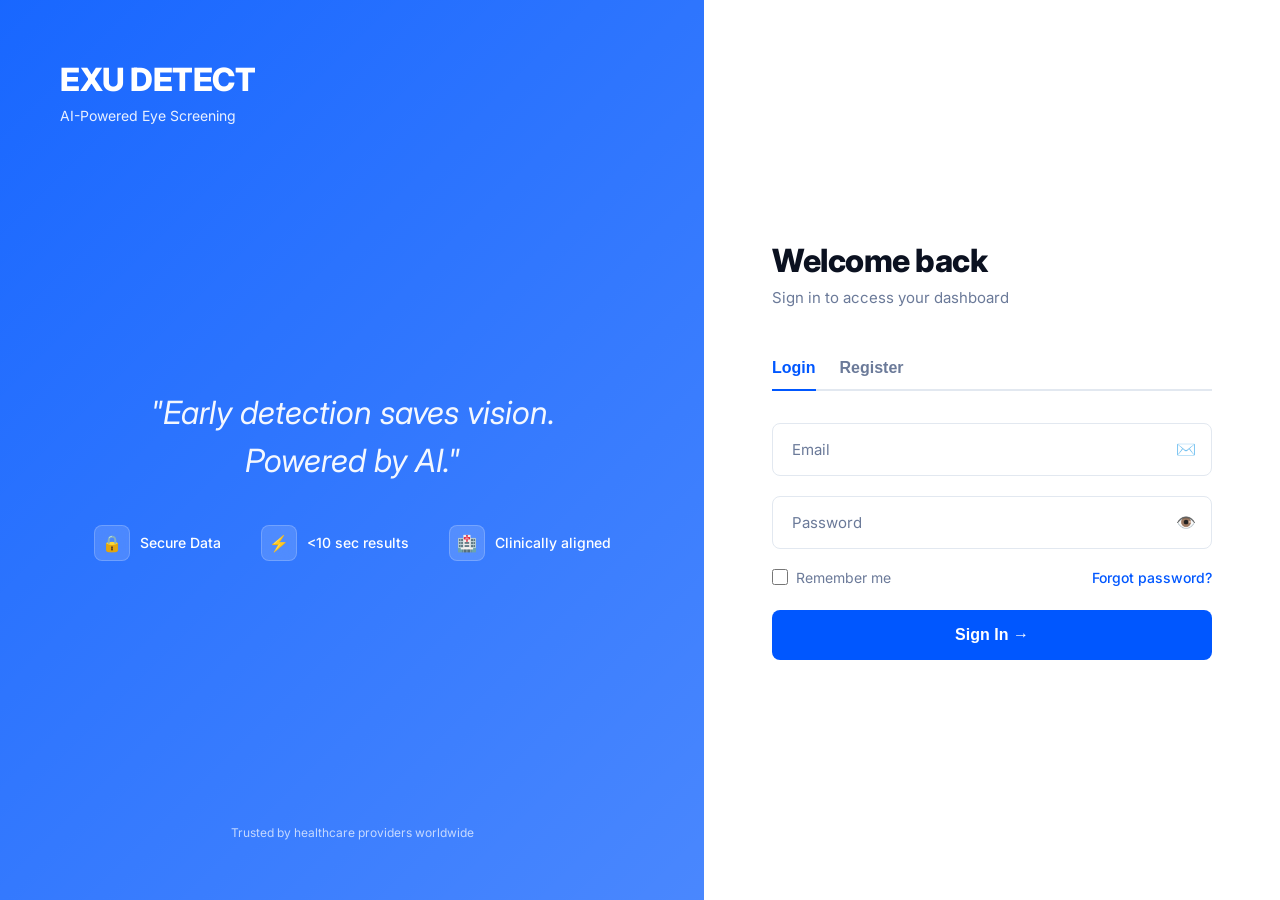
<file: templates/auth/login.html>
<!DOCTYPE html>
<html lang="en">
<head>
    <meta charset="UTF-8">
    <meta name="viewport" content="width=device-width, initial-scale=1.0">
    <title>Login — EXU DETECT</title>
    <link href="https://fonts.googleapis.com/css2?family=Inter:wght@400;500;600;700;800&family=DM+Mono&display=swap" rel="stylesheet">
    <style>
        :root {
            --bg-light: #F7F9FC;
            --bg-dark: #0B1120;
            --primary: #0057FF;
            --secondary: #00C896;
            --danger: #FF3B3B;
            --warning: #F5A623;
            --text-primary: #0B1120;
            --text-muted: #6B7A99;
            --border: #E2E8F0;
            --card-bg: #FFFFFF;
        }

        * { margin: 0; padding: 0; box-sizing: border-box; }

        body {
            font-family: 'Inter', sans-serif;
            background: var(--bg-light);
            color: var(--text-primary);
            min-height: 100vh;
            display: flex;
        }

        .auth-container {
            display: flex;
            min-height: 100vh;
            width: 100%;
        }

        /* Left Panel - Medical Imagery */
        .left-panel {
            flex: 0 0 55%;
            background: linear-gradient(135deg, rgba(0, 87, 255, 0.9), rgba(0, 87, 255, 0.7)),
                        url('https://images.prismic.io/retina-ai-website/91b84e37-f247-41c2-8189-efc858a24f1b_Screen+Shot+2022-02-09+at+09.52.13.png?auto=compress,format') center/cover;
            color: #fff;
            display: flex;
            flex-direction: column;
            justify-content: space-between;
            padding: 60px;
            position: relative;
        }

        .brand {
            position: relative;
            z-index: 1;
        }

        .brand h1 {
            font-size: 32px;
            font-weight: 800;
            letter-spacing: -0.5px;
            margin-bottom: 8px;
        }

        .brand p {
            opacity: 0.9;
            font-size: 14px;
        }

        .center-content {
            position: relative;
            z-index: 1;
            text-align: center;
        }

        .center-content blockquote {
            font-size: clamp(24px, 3vw, 32px);
            font-weight: 400;
            font-style: italic;
            line-height: 1.5;
            opacity: 0.95;
            max-width: 500px;
            margin: 0 auto 40px;
        }

        .trust-badges {
            display: flex;
            justify-content: center;
            gap: 40px;
            flex-wrap: wrap;
        }

        .badge {
            display: flex;
            align-items: center;
            gap: 10px;
            font-size: 14px;
            font-weight: 500;
        }

        .badge-icon {
            width: 36px;
            height: 36px;
            background: rgba(255, 255, 255, 0.15);
            backdrop-filter: blur(10px);
            border: 1px solid rgba(255, 255, 255, 0.2);
            border-radius: 8px;
            display: flex;
            align-items: center;
            justify-content: center;
            font-size: 16px;
        }

        .bottom-text {
            position: relative;
            z-index: 1;
            font-size: 12px;
            opacity: 0.7;
            text-align: center;
        }

        /* Right Panel - Form */
        .right-panel {
            flex: 0 0 45%;
            background: var(--card-bg);
            display: flex;
            align-items: center;
            justify-content: center;
            padding: 60px;
        }

        .auth-form-container {
            width: 100%;
            max-width: 440px;
        }

        .form-header {
            margin-bottom: 40px;
        }

        .form-header h2 {
            font-size: 32px;
            font-weight: 800;
            letter-spacing: -0.5px;
            margin-bottom: 8px;
        }

        .form-header p {
            color: var(--text-muted);
            font-size: 15px;
        }

        .tab-switcher {
            display: flex;
            gap: 24px;
            margin-bottom: 32px;
            border-bottom: 2px solid var(--border);
        }

        .tab-btn {
            background: none;
            border: none;
            padding: 12px 0;
            font-size: 16px;
            font-weight: 600;
            color: var(--text-muted);
            cursor: pointer;
            position: relative;
            transition: color 200ms ease-in-out;
        }

        .tab-btn:hover {
            color: var(--text-primary);
        }

        .tab-btn.active {
            color: var(--primary);
        }

        .tab-btn.active::after {
            content: '';
            position: absolute;
            bottom: -2px;
            left: 0;
            right: 0;
            height: 2px;
            background: var(--primary);
        }

        .form-container {
            display: none;
        }

        .form-container.active {
            display: block;
            animation: fadeIn 200ms ease-in-out;
        }

        @keyframes fadeIn {
            from { opacity: 0; transform: translateY(10px); }
            to { opacity: 1; transform: translateY(0); }
        }

        .form-group {
            position: relative;
            margin-bottom: 20px;
        }

        .form-group input {
            width: 100%;
            padding: 16px;
            border: 1px solid var(--border);
            border-radius: 8px;
            font-size: 15px;
            font-family: 'Inter', sans-serif;
            transition: all 200ms ease-in-out;
            background: var(--card-bg);
        }

        .form-group input:focus {
            outline: none;
            border-color: var(--primary);
            box-shadow: 0 0 0 3px rgba(0, 87, 255, 0.1);
        }

        .form-group input.error {
            border-color: var(--danger);
            animation: shake 400ms ease-in-out;
        }

        @keyframes shake {
            0%, 100% { transform: translateX(0); }
            25% { transform: translateX(-8px); }
            75% { transform: translateX(8px); }
        }

        .form-group label {
            position: absolute;
            left: 16px;
            top: 50%;
            transform: translateY(-50%);
            color: var(--text-muted);
            font-size: 15px;
            pointer-events: none;
            transition: all 200ms ease-in-out;
            background: var(--card-bg);
            padding: 0 4px;
        }

        .form-group input:focus ~ label,
        .form-group input:not(:placeholder-shown) ~ label {
            top: 0;
            font-size: 12px;
            color: var(--primary);
            font-weight: 500;
        }

        .input-icon {
            position: absolute;
            right: 16px;
            top: 50%;
            transform: translateY(-50%);
            color: var(--text-muted);
            pointer-events: none;
        }

        .password-toggle {
            pointer-events: all;
            cursor: pointer;
            transition: color 200ms ease-in-out;
        }

        .password-toggle:hover {
            color: var(--primary);
        }

        .error-text {
            color: var(--danger);
            font-size: 13px;
            margin-top: 6px;
            display: none;
        }

        .error-text.show {
            display: block;
        }

        .form-options {
            display: flex;
            justify-content: space-between;
            align-items: center;
            margin-bottom: 24px;
            font-size: 14px;
        }

        .checkbox-label {
            display: flex;
            align-items: center;
            gap: 8px;
            cursor: pointer;
            color: var(--text-muted);
        }

        .checkbox-label input[type="checkbox"] {
            width: 16px;
            height: 16px;
            cursor: pointer;
            accent-color: var(--primary);
        }

        .forgot-link {
            color: var(--primary);
            text-decoration: none;
            font-weight: 500;
            transition: color 200ms ease-in-out;
        }

        .forgot-link:hover {
            color: #0044cc;
        }

        .submit-btn {
            width: 100%;
            padding: 16px;
            background: var(--primary);
            color: #fff;
            border: none;
            border-radius: 8px;
            font-size: 16px;
            font-weight: 600;
            cursor: pointer;
            transition: all 200ms ease-in-out;
            display: flex;
            align-items: center;
            justify-content: center;
            gap: 8px;
        }

        .submit-btn:hover:not(:disabled) {
            background: #0044cc;
            transform: translateY(-2px);
            box-shadow: 0 4px 12px rgba(0, 87, 255, 0.3);
        }

        .submit-btn:disabled {
            opacity: 0.6;
            cursor: not-allowed;
        }

        .submit-btn .spinner {
            display: none;
            width: 20px;
            height: 20px;
            border: 2px solid rgba(255, 255, 255, 0.3);
            border-top-color: #fff;
            border-radius: 50%;
            animation: spin 600ms linear infinite;
        }

        .submit-btn.loading .spinner {
            display: block;
        }

        .submit-btn.loading .btn-text {
            display: none;
        }

        @keyframes spin {
            to { transform: rotate(360deg); }
        }

        .submit-btn .success-icon {
            display: none;
            font-size: 20px;
        }

        .submit-btn.success .success-icon {
            display: block;
        }

        /* Mobile */
        @media (max-width: 1024px) {
            .left-panel {
                display: none;
            }

            .right-panel {
                flex: 1;
                padding: 40px 20px;
            }
        }
    </style>
</head>
<body>
    <div class="auth-container">
        <!-- Left Panel -->
        <div class="left-panel">
            <div class="brand">
                <h1>EXU DETECT</h1>
                <p>AI-Powered Eye Screening</p>
            </div>

            <div class="center-content">
                <blockquote>"Early detection saves vision. Powered by AI."</blockquote>
                <div class="trust-badges">
                    <div class="badge">
                        <div class="badge-icon">🔒</div>
                        <span>Secure Data</span>
                    </div>
                    <div class="badge">
                        <div class="badge-icon">⚡</div>
                        <span>&lt;10 sec results</span>
                    </div>
                    <div class="badge">
                        <div class="badge-icon">🏥</div>
                        <span>Clinically aligned</span>
                    </div>
                </div>
            </div>

            <div class="bottom-text">
                Trusted by healthcare providers worldwide
            </div>
        </div>

        <!-- Right Panel -->
        <div class="right-panel">
            <div class="auth-form-container">
                <div class="form-header">
                    <h2>Welcome back</h2>
                    <p>Sign in to access your dashboard</p>
                </div>

                <!-- Tab Switcher -->
                <div class="tab-switcher">
                    <button class="tab-btn active" data-tab="login">Login</button>
                    <button class="tab-btn" data-tab="register">Register</button>
                </div>

                <!-- Login Form -->
                <div id="login-form" class="form-container active">
                    <form onsubmit="handleLogin(event)">
                        <div class="form-group">
                            <input type="email" id="login-email" placeholder=" " required aria-label="Email address">
                            <label for="login-email">Email</label>
                            <span class="input-icon">✉️</span>
                            <div class="error-text" id="login-email-error">Invalid email address</div>
                        </div>

                        <div class="form-group">
                            <input type="password" id="login-password" placeholder=" " required aria-label="Password">
                            <label for="login-password">Password</label>
                            <span class="input-icon password-toggle" onclick="togglePassword('login-password', this)">👁️</span>
                            <div class="error-text" id="login-password-error">Password is required</div>
                        </div>

                        <div class="form-options">
                            <label class="checkbox-label">
                                <input type="checkbox" id="remember-me">
                                <span>Remember me</span>
                            </label>
                            <a href="#" class="forgot-link">Forgot password?</a>
                        </div>

                        <button type="submit" class="submit-btn" id="login-btn">
                            <span class="btn-text">Sign In →</span>
                            <div class="spinner"></div>
                            <span class="success-icon">✓</span>
                        </button>
                    </form>
                </div>

                <!-- Register Form -->
                <div id="register-form" class="form-container">
                    <form onsubmit="handleRegister(event)">
                        <div class="form-group">
                            <input type="text" id="register-name" placeholder=" " required aria-label="Full name">
                            <label for="register-name">Full Name</label>
                            <div class="error-text" id="register-name-error">Name is required</div>
                        </div>

                        <div class="form-group">
                            <input type="email" id="register-email" placeholder=" " required aria-label="Email address">
                            <label for="register-email">Email</label>
                            <span class="input-icon">✉️</span>
                            <div class="error-text" id="register-email-error">Invalid email address</div>
                        </div>

                        <div class="form-group">
                            <input type="password" id="register-password" placeholder=" " required aria-label="Password">
                            <label for="register-password">Password</label>
                            <span class="input-icon password-toggle" onclick="togglePassword('register-password', this)">👁️</span>
                            <div class="error-text" id="register-password-error">Password must be at least 6 characters</div>
                        </div>

                        <div class="form-group">
                            <input type="password" id="register-confirm" placeholder=" " required aria-label="Confirm password">
                            <label for="register-confirm">Confirm Password</label>
                            <span class="input-icon password-toggle" onclick="togglePassword('register-confirm', this)">👁️</span>
                            <div class="error-text" id="register-confirm-error">Passwords do not match</div>
                        </div>

                        <button type="submit" class="submit-btn" id="register-btn">
                            <span class="btn-text">Create Account →</span>
                            <div class="spinner"></div>
                            <span class="success-icon">✓</span>
                        </button>
                    </form>
                </div>
            </div>
        </div>
    </div>

    <script>
        // Tab switching
        document.querySelectorAll('.tab-btn').forEach(btn => {
            btn.addEventListener('click', () => {
                document.querySelectorAll('.tab-btn').forEach(b => b.classList.remove('active'));
                document.querySelectorAll('.form-container').forEach(f => f.classList.remove('active'));
                btn.classList.add('active');
                document.getElementById(btn.dataset.tab + '-form').classList.add('active');
            });
        });

        // Password toggle
        function togglePassword(inputId, icon) {
            const input = document.getElementById(inputId);
            if (input.type === 'password') {
                input.type = 'text';
                icon.textContent = '🙈';
            } else {
                input.type = 'password';
                icon.textContent = '👁️';
            }
        }

        // Show field error
        function showFieldError(fieldId, errorId, message) {
            const field = document.getElementById(fieldId);
            const error = document.getElementById(errorId);
            field.classList.add('error');
            error.textContent = message;
            error.classList.add('show');
        }

        function clearFieldError(fieldId, errorId) {
            const field = document.getElementById(fieldId);
            const error = document.getElementById(errorId);
            field.classList.remove('error');
            error.classList.remove('show');
        }

        // Handle Login
        async function handleLogin(e) {
            e.preventDefault();
            const email = document.getElementById('login-email').value;
            const password = document.getElementById('login-password').value;
            const btn = document.getElementById('login-btn');
            clearFieldError('login-email', 'login-email-error');
            clearFieldError('login-password', 'login-password-error');
            if (!email || !email.includes('@')) {
                showFieldError('login-email', 'login-email-error', 'Please enter a valid email');
                return;
            }
            if (!password) {
                showFieldError('login-password', 'login-password-error', 'Password is required');
                return;
            }
            btn.classList.add('loading');
            btn.disabled = true;
            try {
                const res = await fetch('/api/login', {
                    method: 'POST',
                    headers: { 'Content-Type': 'application/json' },
                    body: JSON.stringify({ email, password })
                });
                const data = await res.json();
                if (data.message) {
                    btn.classList.remove('loading');
                    btn.classList.add('success');
                    setTimeout(() => {
                        window.location.href = '/dashboard';
                    }, 800);
                } else {
                    btn.classList.remove('loading');
                    btn.disabled = false;
                    showFieldError('login-email', 'login-email-error', data.error || 'Login failed');
                }
            } catch (err) {
                btn.classList.remove('loading');
                btn.disabled = false;
                showFieldError('login-email', 'login-email-error', 'Connection error. Please try again.');
            }
        }

        // Handle Register
        async function handleRegister(e) {
            e.preventDefault();
            const full_name = document.getElementById('register-name').value;
            const email = document.getElementById('register-email').value;
            const password = document.getElementById('register-password').value;
            const confirm = document.getElementById('register-confirm').value;
            const btn = document.getElementById('register-btn');
            ['register-name', 'register-email', 'register-password', 'register-confirm'].forEach((id, i) => {
                clearFieldError(id, ['register-name-error', 'register-email-error', 'register-password-error', 'register-confirm-error'][i]);
            });
            let hasError = false;
            if (!full_name.trim()) {
                showFieldError('register-name', 'register-name-error', 'Name is required');
                hasError = true;
            }
            if (!email || !email.includes('@')) {
                showFieldError('register-email', 'register-email-error', 'Please enter a valid email');
                hasError = true;
            }
            if (password.length < 6) {
                showFieldError('register-password', 'register-password-error', 'Password must be at least 6 characters');
                hasError = true;
            }
            if (password !== confirm) {
                showFieldError('register-confirm', 'register-confirm-error', 'Passwords do not match');
                hasError = true;
            }
            if (hasError) return;
            btn.classList.add('loading');
            btn.disabled = true;
            try {
                const res = await fetch('/api/register', {
                    method: 'POST',
                    headers: { 'Content-Type': 'application/json' },
                    body: JSON.stringify({ full_name, email, password })
                });
                const data = await res.json();
                if (data.message) {
                    btn.classList.remove('loading');
                    btn.classList.add('success');
                    setTimeout(() => {
                        document.querySelector('[data-tab="login"]').click();
                        btn.classList.remove('success');
                        btn.disabled = false;
                        e.target.reset();
                    }, 1000);
                } else {
                    btn.classList.remove('loading');
                    btn.disabled = false;
                    showFieldError('register-email', 'register-email-error', data.error || 'Registration failed');
                }
            } catch (err) {
                btn.classList.remove('loading');
                btn.disabled = false;
                showFieldError('register-email', 'register-email-error', 'Connection error. Please try again.');
            }
        }
    </script>
</body>
</html>
</file>
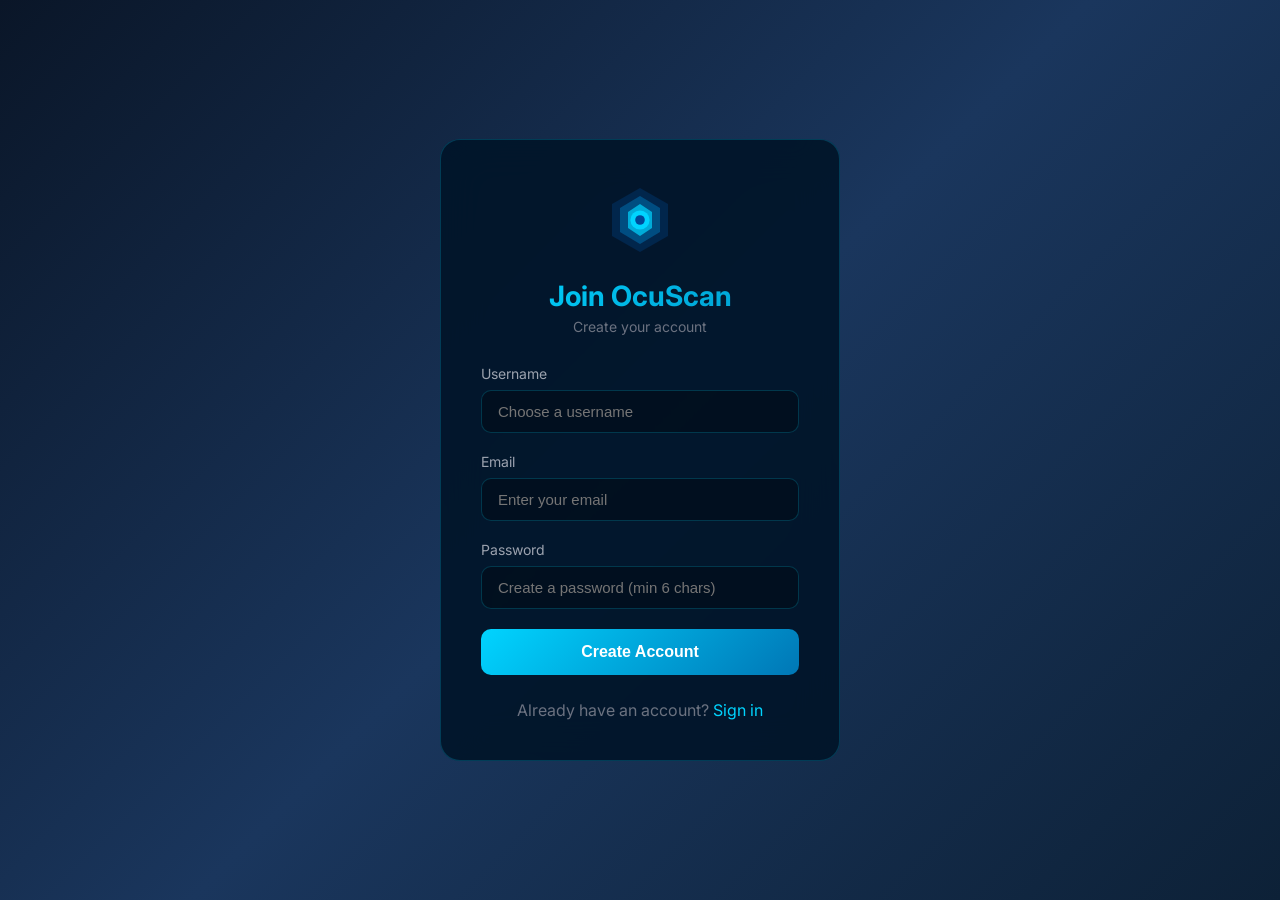
<file: templates/auth/signup.html>
<!DOCTYPE html>
<html lang="en">
<head>
    <meta charset="UTF-8">
    <meta name="viewport" content="width=device-width, initial-scale=1.0">
    <title>OcuScan - Create Account</title>
    <link href="https://fonts.googleapis.com/css2?family=Inter:wght@300;400;500;600;700&display=swap" rel="stylesheet">
    <style>
        * { margin: 0; padding: 0; box-sizing: border-box; }
        body {
            font-family: 'Inter', sans-serif;
            background: linear-gradient(135deg, #0a1628 0%, #1a365d 50%, #0d2137 100%);
            min-height: 100vh;
        }
        .auth-container {
            min-height: 100vh;
            display: flex;
            align-items: center;
            justify-content: center;
            padding: 20px;
        }
        .auth-card {
            background: rgba(0, 20, 40, 0.9);
            border: 1px solid rgba(0, 212, 255, 0.2);
            border-radius: 20px;
            padding: 40px;
            width: 100%;
            max-width: 400px;
            backdrop-filter: blur(20px);
        }
        .auth-logo {
            text-align: center;
            margin-bottom: 30px;
        }
        .auth-logo svg {
            width: 80px;
            height: 80px;
            margin-bottom: 15px;
        }
        .auth-logo h1 {
            font-size: 28px;
            background: linear-gradient(135deg, #00d4ff, #0099cc);
            -webkit-background-clip: text;
            background-clip: text;
            -webkit-text-fill-color: transparent;
            margin: 0;
        }
        .auth-logo p {
            color: #6b7280;
            font-size: 14px;
            margin-top: 5px;
        }
        .form-group {
            margin-bottom: 20px;
        }
        .form-group label {
            display: block;
            color: #9ca3af;
            font-size: 14px;
            margin-bottom: 8px;
        }
        .form-group input {
            width: 100%;
            padding: 12px 16px;
            background: rgba(0, 0, 0, 0.3);
            border: 1px solid rgba(0, 212, 255, 0.2);
            border-radius: 10px;
            color: #fff;
            font-size: 15px;
            transition: all 0.3s;
        }
        .form-group input:focus {
            outline: none;
            border-color: #00d4ff;
            box-shadow: 0 0 20px rgba(0, 212, 255, 0.1);
        }
        .auth-btn {
            width: 100%;
            padding: 14px;
            background: linear-gradient(135deg, #00d4ff, #0077b6);
            border: none;
            border-radius: 10px;
            color: #fff;
            font-size: 16px;
            font-weight: 600;
            cursor: pointer;
            transition: all 0.3s;
        }
        .auth-btn:hover {
            transform: translateY(-2px);
            box-shadow: 0 10px 30px rgba(0, 212, 255, 0.3);
        }
        .auth-footer {
            text-align: center;
            margin-top: 25px;
            color: #6b7280;
        }
        .auth-footer a {
            color: #00d4ff;
            text-decoration: none;
        }
        .error-msg {
            background: rgba(239, 68, 68, 0.2);
            border: 1px solid rgba(239, 68, 68, 0.5);
            color: #f87171;
            padding: 12px;
            border-radius: 10px;
            margin-bottom: 20px;
            text-align: center;
            display: none;
        }
        .success-msg {
            background: rgba(16, 185, 129, 0.2);
            border: 1px solid rgba(16, 185, 129, 0.5);
            color: #34d399;
            padding: 12px;
            border-radius: 10px;
            margin-bottom: 20px;
            text-align: center;
            display: none;
        }
    </style>
</head>
<body>
    <div class="auth-container">
        <div class="auth-card">
            <div class="auth-logo">
                <svg viewBox="0 0 100 100" fill="none" xmlns="http://www.w3.org/2000/svg">
                    <path d="M50 10L85 30V70L50 90L15 70V30L50 10Z" fill="#004A99" opacity="0.3"/>
                    <path d="M50 20L75 35V65L50 80L25 65V35L50 20Z" fill="#0077B6" opacity="0.5"/>
                    <path d="M50 30L65 40V60L50 70L35 60V40L50 30Z" fill="#00d4ff" opacity="0.7"/>
                    <circle cx="50" cy="50" r="12" fill="#00d4ff"/>
                    <circle cx="50" cy="50" r="6" fill="#004A99"/>
                </svg>
                <h1>Join OcuScan</h1>
                <p>Create your account</p>
            </div>
            
            <div id="error-msg" class="error-msg"></div>
            <div id="success-msg" class="success-msg"></div>
            
            <form id="signup-form">
                <div class="form-group">
                    <label>Username</label>
                    <input type="text" id="username" placeholder="Choose a username" required>
                </div>
                <div class="form-group">
                    <label>Email</label>
                    <input type="email" id="email" placeholder="Enter your email" required>
                </div>
                <div class="form-group">
                    <label>Password</label>
                    <input type="password" id="password" placeholder="Create a password (min 6 chars)" required>
                </div>
                <button type="submit" class="auth-btn">Create Account</button>
            </form>
            
            <div class="auth-footer">
                Already have an account? <a href="login.html">Sign in</a>
            </div>
        </div>
    </div>
    
    <script>
        document.getElementById('signup-form').addEventListener('submit', function(e) {
            e.preventDefault();
            var username = document.getElementById('username').value;
            var email = document.getElementById('email').value;
            var password = document.getElementById('password').value;
            var errorMsg = document.getElementById('error-msg');
            var successMsg = document.getElementById('success-msg');
            
            errorMsg.style.display = 'none';
            successMsg.style.display = 'none';
            
            fetch('/api/register', {
                method: 'POST',
                headers: {'Content-Type': 'application/json'},
                body: JSON.stringify({username: username, email: email, password: password})
            })
            .then(function(res) { return res.json(); })
            .then(function(data) {
                if (data.message) {
                    successMsg.textContent = 'Account created! Redirecting to login...';
                    successMsg.style.display = 'block';
                    setTimeout(function() { window.location.href = '/auth/login.html'; }, 1500);
                } else {
                    errorMsg.textContent = data.error || 'Registration failed';
                    errorMsg.style.display = 'block';
                }
            })
            .catch(function(err) {
                errorMsg.textContent = 'Connection error. Please try again.';
                errorMsg.style.display = 'block';
            });
        });
    </script>
</body>
</html>
</file>
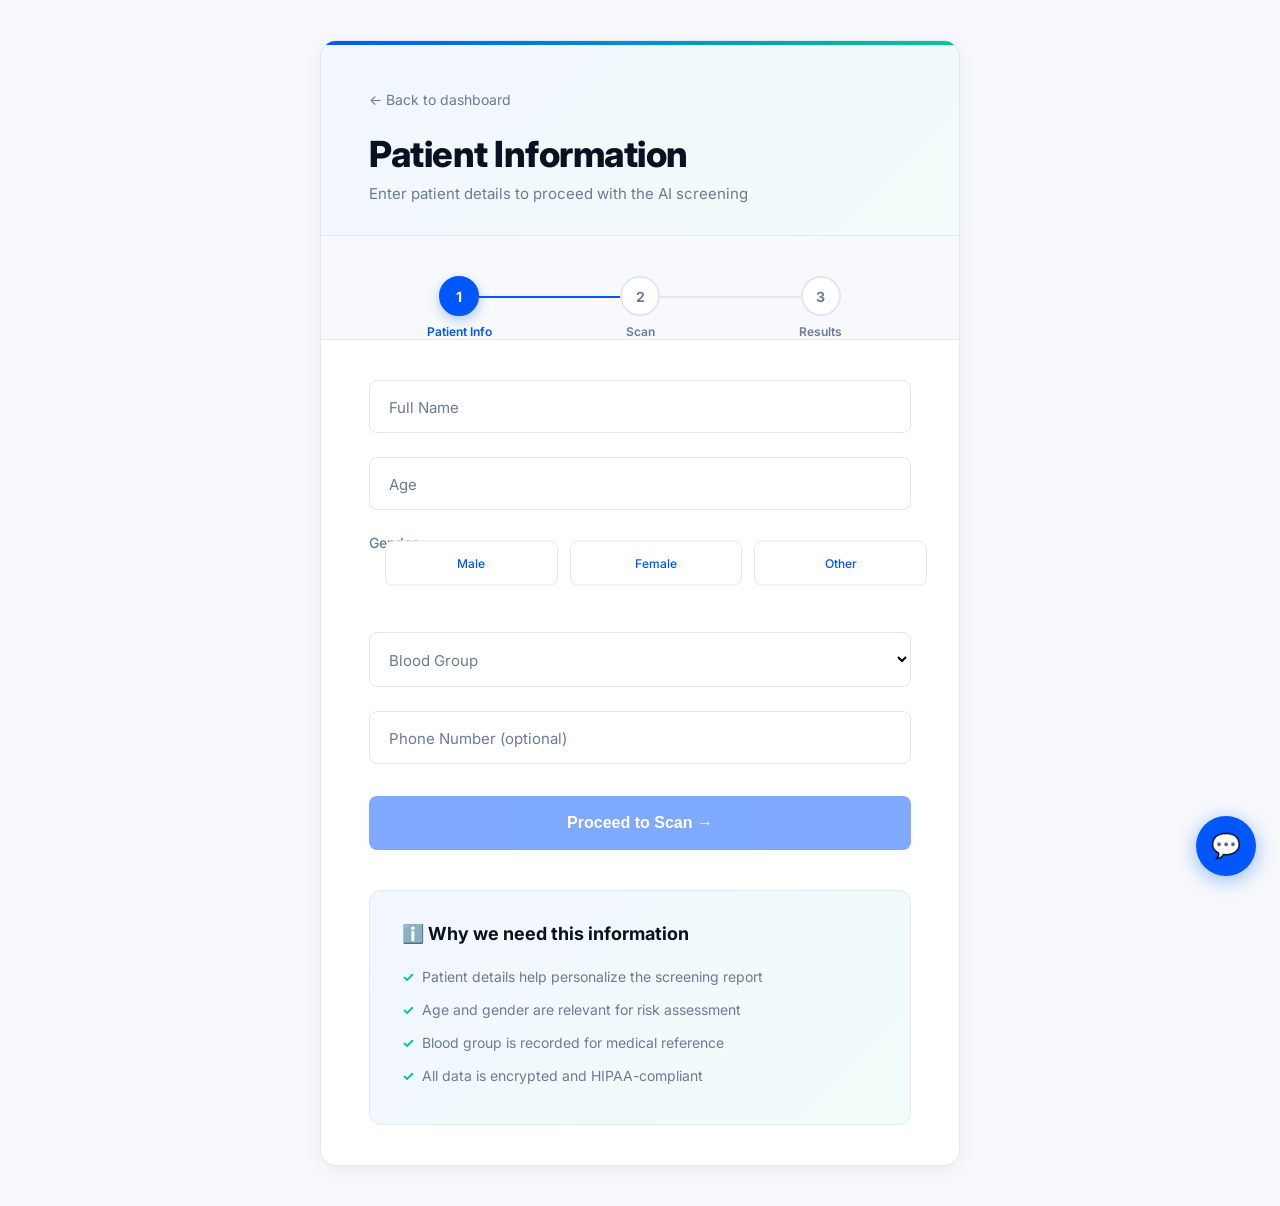
<file: templates/scan/details.html>
<!DOCTYPE html>
<html lang="en">
<head>
    <meta charset="UTF-8">
    <meta name="viewport" content="width=device-width, initial-scale=1.0">
    <title>Patient Details — EXU DETECT</title>
    <link href="https://fonts.googleapis.com/css2?family=Inter:wght@400;500;600;700;800&family=DM+Mono&display=swap" rel="stylesheet">
    <style>
        :root {
            --bg-light: #F7F9FC;
            --bg-dark: #0B1120;
            --primary: #0057FF;
            --secondary: #00C896;
            --danger: #FF3B3B;
            --warning: #F5A623;
            --text-primary: #0B1120;
            --text-muted: #6B7A99;
            --border: #E2E8F0;
            --card-bg: #FFFFFF;
        }

        * { margin: 0; padding: 0; box-sizing: border-box; }

        body {
            font-family: 'Inter', sans-serif;
            background: var(--bg-light);
            color: var(--text-primary);
            min-height: 100vh;
            padding: 40px 20px;
        }

        .page-wrapper {
            max-width: 1200px;
            margin: 0 auto;
        }

        .form-card {
            background: var(--card-bg);
            border-radius: 16px;
            border: 1px solid var(--border);
            box-shadow: 0 4px 20px rgba(0,0,0,0.06);
            max-width: 640px;
            margin: 0 auto;
            position: relative;
            overflow: hidden;
        }

        .form-card::before {
            content: '';
            position: absolute;
            top: 0;
            left: 0;
            right: 0;
            height: 4px;
            background: linear-gradient(90deg, var(--primary), var(--secondary));
        }

        .form-header {
            padding: 48px 48px 0;
            background: linear-gradient(135deg, rgba(0, 87, 255, 0.05), rgba(0, 200, 150, 0.05));
            border-bottom: 1px solid var(--border);
            padding-bottom: 32px;
        }

        .back-link {
            color: var(--text-muted);
            text-decoration: none;
            font-size: 14px;
            display: inline-flex;
            align-items: center;
            gap: 6px;
            margin-bottom: 24px;
            transition: color 200ms ease-in-out;
        }

        .back-link:hover {
            color: var(--primary);
        }

        .form-header h1 {
            font-size: 36px;
            font-weight: 800;
            letter-spacing: -0.5px;
            margin-bottom: 8px;
        }

        .form-header p {
            color: var(--text-muted);
            font-size: 15px;
        }

        /* Progress Stepper */
        .stepper {
            display: flex;
            align-items: center;
            justify-content: center;
            padding: 40px 48px 0;
            gap: 0;
            background: var(--bg-light);
            border-bottom: 1px solid var(--border);
        }

        .step {
            display: flex;
            flex-direction: column;
            align-items: center;
            position: relative;
            flex: 1;
        }

        .step:not(:last-child)::after {
            content: '';
            position: absolute;
            top: 20px;
            left: calc(50% + 20px);
            width: calc(100% - 40px);
            height: 2px;
            background: var(--border);
            z-index: 0;
        }

        .step.active:not(:last-child)::after,
        .step.completed:not(:last-child)::after {
            background: var(--primary);
        }

        .step-dot {
            width: 40px;
            height: 40px;
            border-radius: 50%;
            background: var(--card-bg);
            border: 2px solid var(--border);
            display: flex;
            align-items: center;
            justify-content: center;
            font-weight: 700;
            font-size: 14px;
            color: var(--text-muted);
            position: relative;
            z-index: 1;
            transition: all 200ms ease-in-out;
        }

        .step.active .step-dot {
            background: var(--primary);
            border-color: var(--primary);
            color: #fff;
            box-shadow: 0 4px 12px rgba(0, 87, 255, 0.3);
        }

        .step.completed .step-dot {
            background: var(--secondary);
            border-color: var(--secondary);
            color: #fff;
        }

        .step-label {
            margin-top: 8px;
            font-size: 12px;
            font-weight: 600;
            color: var(--text-muted);
            text-align: center;
        }

        .step.active .step-label {
            color: var(--primary);
        }

        /* Form */
        .form-body {
            padding: 40px 48px;
        }

        .form-group {
            position: relative;
            margin-bottom: 24px;
        }

        .form-group input,
        .form-group select {
            width: 100%;
            padding: 16px;
            border: 1px solid var(--border);
            border-radius: 8px;
            font-size: 15px;
            font-family: 'Inter', sans-serif;
            transition: all 200ms ease-in-out;
            background: var(--card-bg);
        }

        .form-group input:focus,
        .form-group select:focus {
            outline: none;
            border-color: var(--primary);
            box-shadow: 0 0 0 3px rgba(0, 87, 255, 0.1);
        }

        .form-group label {
            position: absolute;
            left: 16px;
            top: 50%;
            transform: translateY(-50%);
            color: var(--text-muted);
            font-size: 15px;
            pointer-events: none;
            transition: all 200ms ease-in-out;
            background: var(--card-bg);
            padding: 0 4px;
        }

        .form-group input:focus ~ label,
        .form-group input:not(:placeholder-shown) ~ label,
        .form-group select:focus ~ label,
        .form-group select:valid ~ label {
            top: 0;
            font-size: 12px;
            color: var(--primary);
            font-weight: 500;
        }

        .form-group .valid-icon {
            position: absolute;
            right: 16px;
            top: 50%;
            transform: translateY(-50%);
            color: var(--secondary);
            display: none;
        }

        .form-group.valid .valid-icon {
            display: block;
        }

        .form-group.valid input {
            border-color: var(--secondary);
        }

        .error-text {
            color: var(--danger);
            font-size: 13px;
            margin-top: 6px;
            display: none;
        }

        .error-text.show {
            display: block;
        }

        /* Gender Segmented Control */
        .gender-control {
            display: grid;
            grid-template-columns: repeat(3, 1fr);
            gap: 12px;
            margin-bottom: 24px;
        }

        .gender-group {
            margin-bottom: 24px;
        }

        .gender-option {
            position: relative;
        }

        .gender-option input[type="radio"] {
            position: absolute;
            opacity: 0;
            width: 100%;
            height: 100%;
            top: 0;
            left: 0;
            cursor: pointer;
            z-index: 2;
        }

        .gender-option label {
            display: block;
            padding: 14px;
            text-align: center;
            border: 1px solid var(--border);
            border-radius: 8px;
            cursor: pointer;
            font-weight: 500;
            font-size: 14px;
            transition: all 200ms ease-in-out;
            position: relative;
            background: var(--card-bg);
            z-index: 1;
        }

        .gender-option input[type="radio"]:checked + label {
            background: var(--primary);
            border-color: var(--primary);
            color: #fff;
        }

        .gender-option label:hover {
            border-color: var(--primary);
        }

        .submit-btn {
            width: 100%;
            padding: 18px;
            background: var(--primary);
            color: #fff;
            border: none;
            border-radius: 8px;
            font-size: 16px;
            font-weight: 600;
            cursor: pointer;
            transition: all 200ms ease-in-out;
            margin-top: 8px;
        }

        .submit-btn:hover:not(:disabled) {
            background: #0044cc;
            transform: translateY(-2px);
            box-shadow: 0 4px 12px rgba(0, 87, 255, 0.3);
        }

        .submit-btn:disabled {
            opacity: 0.5;
            cursor: not-allowed;
        }

        /* Info Section */
        .info-section {
            margin-top: 40px;
            padding: 32px;
            background: linear-gradient(135deg, rgba(0, 87, 255, 0.05), rgba(0, 200, 150, 0.05));
            border-radius: 12px;
            border: 1px solid var(--border);
        }

        .info-section h3 {
            font-size: 18px;
            font-weight: 700;
            margin-bottom: 16px;
            display: flex;
            align-items: center;
            gap: 8px;
        }

        .info-section ul {
            list-style: none;
        }

        .info-section ul li {
            padding: 8px 0;
            color: var(--text-muted);
            font-size: 14px;
            display: flex;
            align-items: center;
            gap: 8px;
        }

        .info-section ul li::before {
            content: '✓';
            color: var(--secondary);
            font-weight: 700;
        }

        /* Chatbot */
        #iris-widget {
            position: fixed;
            bottom: 24px;
            right: 24px;
            z-index: 9999;
        }

        #iris-minimized {
            width: 60px;
            height: 60px;
            border-radius: 50%;
            background: var(--primary);
            border: none;
            color: #fff;
            font-size: 24px;
            cursor: pointer;
            box-shadow: 0 4px 20px rgba(0, 87, 255, 0.4);
            transition: all 200ms ease-in-out;
        }

        #iris-minimized:hover {
            transform: scale(1.1);
            box-shadow: 0 6px 24px rgba(0, 87, 255, 0.5);
        }

        #iris-maximized {
            width: 380px;
            height: 520px;
            background: var(--card-bg);
            border: 1px solid var(--border);
            border-radius: 16px;
            box-shadow: 0 8px 40px rgba(0,0,0,0.12);
            display: flex;
            flex-direction: column;
            overflow: hidden;
        }

        .iris-header {
            background: var(--primary);
            padding: 16px 20px;
            display: flex;
            justify-content: space-between;
            align-items: center;
            color: #fff;
        }

        .iris-header-info {
            display: flex;
            align-items: center;
            gap: 12px;
        }

        .iris-avatar-img {
            width: 40px;
            height: 40px;
            border-radius: 50%;
            object-fit: cover;
        }

        .iris-controls button {
            background: rgba(255, 255, 255, 0.2);
            border: none;
            color: #fff;
            width: 32px;
            height: 32px;
            border-radius: 50%;
            cursor: pointer;
            margin-left: 8px;
            font-size: 18px;
        }

        .iris-messages {
            flex: 1;
            overflow-y: auto;
            padding: 20px;
            background: var(--bg-light);
        }

        .iris-message {
            max-width: 85%;
            padding: 12px 16px;
            border-radius: 12px;
            margin-bottom: 12px;
            font-size: 14px;
            line-height: 1.5;
        }

        .iris-message.bot {
            background: var(--card-bg);
            border: 1px solid var(--border);
            border-bottom-left-radius: 4px;
        }

        .iris-message.user {
            background: var(--primary);
            color: #fff;
            margin-left: auto;
            border-bottom-right-radius: 4px;
        }

        .iris-input-area {
            padding: 16px;
            background: var(--card-bg);
            border-top: 1px solid var(--border);
            display: flex;
            gap: 10px;
        }

        .iris-input {
            flex: 1;
            padding: 12px 16px;
            border: 1px solid var(--border);
            border-radius: 8px;
            font-size: 14px;
            outline: none;
        }

        .iris-input:focus {
            border-color: var(--primary);
        }

        .iris-btn {
            padding: 12px 20px;
            background: var(--primary);
            color: #fff;
            border: none;
            border-radius: 8px;
            cursor: pointer;
            font-weight: 600;
        }

        /* Mobile Responsive */
        @media (max-width: 768px) {
            .form-header,
            .form-body {
                padding: 30px 24px;
            }

            .stepper {
                padding: 30px 24px 0;
            }

            .step-label {
                font-size: 11px;
            }

            .gender-control {
                grid-template-columns: 1fr;
            }

            #iris-maximized {
                width: calc(100vw - 32px);
                height: 70vh;
            }
        }
    </style>
</head>
<body>
    <div class="page-wrapper">
        <div class="form-card">
            <div class="form-header">
                <a href="/dashboard" class="back-link">← Back to dashboard</a>
                <h1>Patient Information</h1>
                <p>Enter patient details to proceed with the AI screening</p>
            </div>

            <!-- Progress Stepper -->
            <div class="stepper">
                <div class="step active">
                    <div class="step-dot">1</div>
                    <div class="step-label">Patient Info</div>
                </div>
                <div class="step">
                    <div class="step-dot">2</div>
                    <div class="step-label">Scan</div>
                </div>
                <div class="step">
                    <div class="step-dot">3</div>
                    <div class="step-label">Results</div>
                </div>
            </div>

            <!-- Form -->
            <div class="form-body">
                <form id="patient-form" onsubmit="handleSubmit(event)">
                    <div class="form-group">
                        <input type="text" id="full-name" placeholder=" " required>
                        <label for="full-name">Full Name</label>
                        <span class="valid-icon">✓</span>
                        <div class="error-text" id="name-error">Name is required</div>
                    </div>

                    <div class="form-group">
                        <input type="number" id="age" placeholder=" " min="1" max="120" required>
                        <label for="age">Age</label>
                        <span class="valid-icon">✓</span>
                        <div class="error-text" id="age-error">Age must be between 1 and 120</div>
                    </div>

                    <div class="form-group gender-group">
                        <label for="gender" style="position: static; transform: none; font-size: 14px; color: var(--text-muted); display: block; margin-bottom: 12px; font-weight: 500; background: transparent; padding: 0;">Gender</label>
                        <div class="gender-control">
                            <div class="gender-option">
                                <input type="radio" id="gender-male" name="gender" value="Male" required>
                                <label for="gender-male">Male</label>
                            </div>
                            <div class="gender-option">
                                <input type="radio" id="gender-female" name="gender" value="Female">
                                <label for="gender-female">Female</label>
                            </div>
                            <div class="gender-option">
                                <input type="radio" id="gender-other" name="gender" value="Other">
                                <label for="gender-other">Other</label>
                            </div>
                        </div>
                    </div>

                    <div class="form-group">
                        <select id="blood-group" required>
                            <option value="" disabled selected></option>
                            <option value="A+">A+</option>
                            <option value="A-">A-</option>
                            <option value="B+">B+</option>
                            <option value="B-">B-</option>
                            <option value="O+">O+</option>
                            <option value="O-">O-</option>
                            <option value="AB+">AB+</option>
                            <option value="AB-">AB-</option>
                        </select>
                        <label for="blood-group">Blood Group</label>
                        <span class="valid-icon">✓</span>
                    </div>

                    <div class="form-group">
                        <input type="tel" id="phone" placeholder=" ">
                        <label for="phone">Phone Number (optional)</label>
                        <span class="valid-icon">✓</span>
                    </div>

                    <button type="submit" class="submit-btn" id="submit-btn" disabled>Proceed to Scan →</button>
                </form>

                <div class="info-section">
                    <h3>ℹ️ Why we need this information</h3>
                    <ul>
                        <li>Patient details help personalize the screening report</li>
                        <li>Age and gender are relevant for risk assessment</li>
                        <li>Blood group is recorded for medical reference</li>
                        <li>All data is encrypted and HIPAA-compliant</li>
                    </ul>
                </div>
            </div>
        </div>
    </div>

    <!-- Chatbot -->
    <div id="iris-widget">
        <div id="iris-maximized" style="display: none;">
            <div class="iris-header">
                <div class="iris-header-info">
                    <img src="/static/eye-iris.png" alt="Iris" class="iris-avatar-img">
                    <div>
                        <p class="iris-name" style="font-weight: 700;">Iris</p>
                        <p style="font-size: 12px; opacity: 0.9;">AI Eye Health Assistant</p>
                    </div>
                </div>
                <div class="iris-controls">
                    <button onclick="toggleIris('minimize')">−</button>
                    <button onclick="toggleIris('close')">×</button>
                </div>
            </div>
            <div class="iris-messages" id="iris-messages">
                <div class="iris-message bot">👋 Hello! I'm Iris, your AI eye health assistant. How can I help you today?</div>
            </div>
            <div class="iris-input-area">
                <input type="text" class="iris-input" id="iris-input" placeholder="Ask about eye health..." onkeypress="if(event.key==='Enter') sendToIris()">
                <button class="iris-btn" onclick="sendToIris()">Send</button>
            </div>
        </div>
        <button id="iris-minimized" onclick="toggleIris('maximize')">💬</button>
    </div>

    <script>
        // Chatbot functions
        function toggleIris(action) {
            const maximized = document.getElementById('iris-maximized');
            const minimized = document.getElementById('iris-minimized');
            if (action === 'maximize') {
                maximized.style.display = 'flex';
                minimized.style.display = 'none';
            } else {
                maximized.style.display = 'none';
                minimized.style.display = 'block';
            }
        }

        async function sendToIris() {
            const input = document.getElementById('iris-input');
            const message = input.value.trim();
            if (!message) return;
            const messagesDiv = document.getElementById('iris-messages');
            messagesDiv.innerHTML += `<div class="iris-message user">${message}</div>`;
            input.value = '';
            messagesDiv.innerHTML += '<div class="iris-message bot" id="typing">Typing...</div>';
            messagesDiv.scrollTop = messagesDiv.scrollHeight;
            try {
                const res = await fetch('/api/chat', {
                    method: 'POST',
                    headers: {'Content-Type': 'application/json'},
                    body: JSON.stringify({message})
                });
                const data = await res.json();
                document.getElementById('typing').remove();
                messagesDiv.innerHTML += `<div class="iris-message bot">${data.response}</div>`;
            } catch (e) {
                document.getElementById('typing').remove();
                messagesDiv.innerHTML += '<div class="iris-message bot">Sorry, I\'m having trouble responding.</div>';
            }
            messagesDiv.scrollTop = messagesDiv.scrollHeight;
        }

        // Form validation
        const form = document.getElementById('patient-form');
        const submitBtn = document.getElementById('submit-btn');
        const fullName = document.getElementById('full-name');
        const age = document.getElementById('age');
        const bloodGroup = document.getElementById('blood-group');
        const genderRadios = document.querySelectorAll('input[name="gender"]');

        function validateForm() {
            const isNameValid = fullName.value.trim().length > 0;
            const ageValue = parseInt(age.value);
            const isAgeValid = ageValue >= 1 && ageValue <= 120;
            const isGenderSelected = Array.from(genderRadios).some(r => r.checked);
            const isBloodGroupSelected = bloodGroup.value !== '';

            fullName.parentElement.classList.toggle('valid', isNameValid);
            age.parentElement.classList.toggle('valid', isAgeValid);
            bloodGroup.parentElement.classList.toggle('valid', isBloodGroupSelected);

            submitBtn.disabled = !(isNameValid && isAgeValid && isGenderSelected && isBloodGroupSelected);
        }

        fullName.addEventListener('input', validateForm);
        age.addEventListener('input', () => {
            const ageValue = parseInt(age.value);
            if (ageValue < 1 || ageValue > 120) {
                document.getElementById('age-error').classList.add('show');
            } else {
                document.getElementById('age-error').classList.remove('show');
            }
            validateForm();
        });
        bloodGroup.addEventListener('change', validateForm);
        genderRadios.forEach(radio => radio.addEventListener('change', validateForm));

        async function handleSubmit(e) {
            e.preventDefault();
            const full_name = fullName.value.trim();
            const age_value = parseInt(age.value);
            const gender = document.querySelector('input[name="gender"]:checked')?.value;
            const blood_group = bloodGroup.value;
            const phone = document.getElementById('phone').value.trim();

            submitBtn.disabled = true;
            submitBtn.textContent = 'Saving...';

            try {
                const res = await fetch('/api/patient-details', {
                    method: 'POST',
                    headers: { 'Content-Type': 'application/json' },
                    body: JSON.stringify({ full_name, age: age_value, gender, blood_group, phone })
                });
                const data = await res.json();
                if (data.status === 'ok') {
                    submitBtn.textContent = 'Saved ✓';
                    setTimeout(() => {
                        window.location.href = '/scan/capture';
                    }, 500);
                } else {
                    alert(data.error || 'Failed to save patient details');
                    submitBtn.disabled = false;
                    submitBtn.textContent = 'Proceed to Scan →';
                }
            } catch (err) {
                alert('Connection error. Please try again.');
                submitBtn.disabled = false;
                submitBtn.textContent = 'Proceed to Scan →';
            }
        }
    </script>
</body>
</html>
</file>
